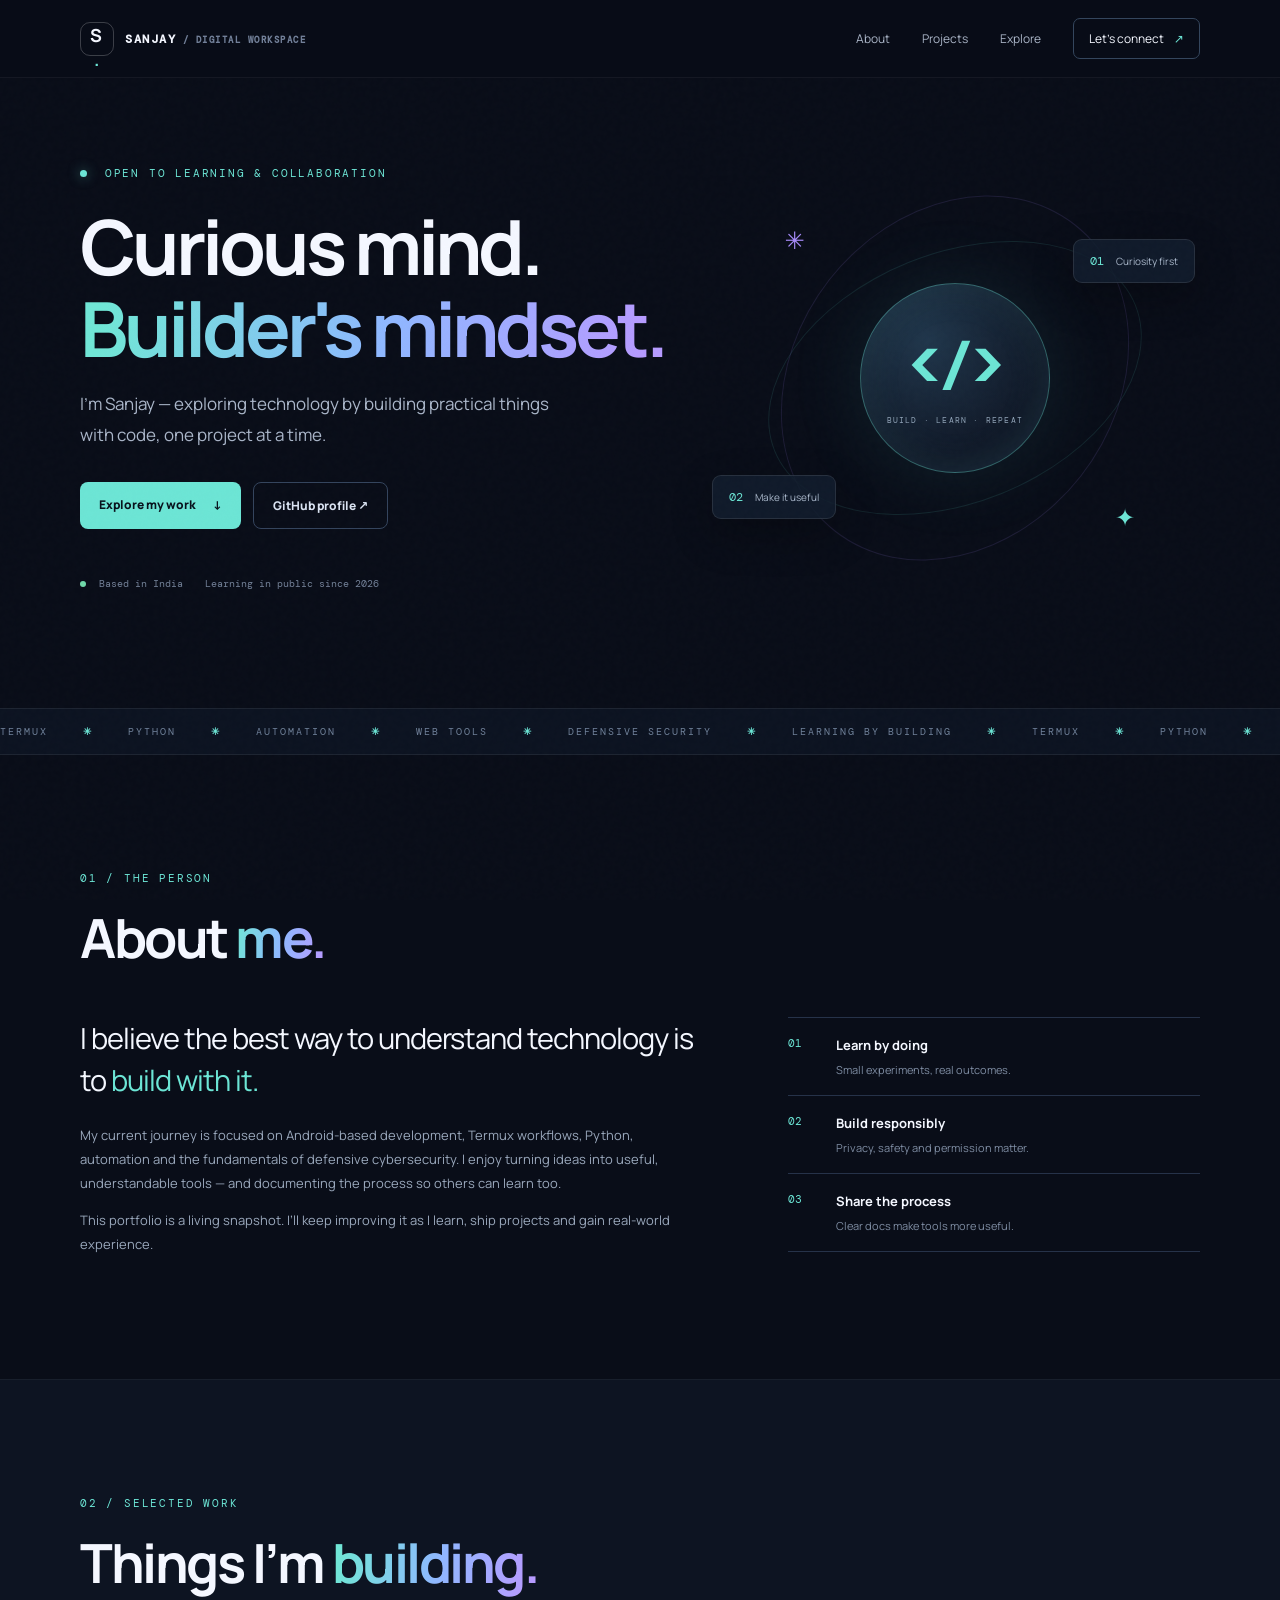
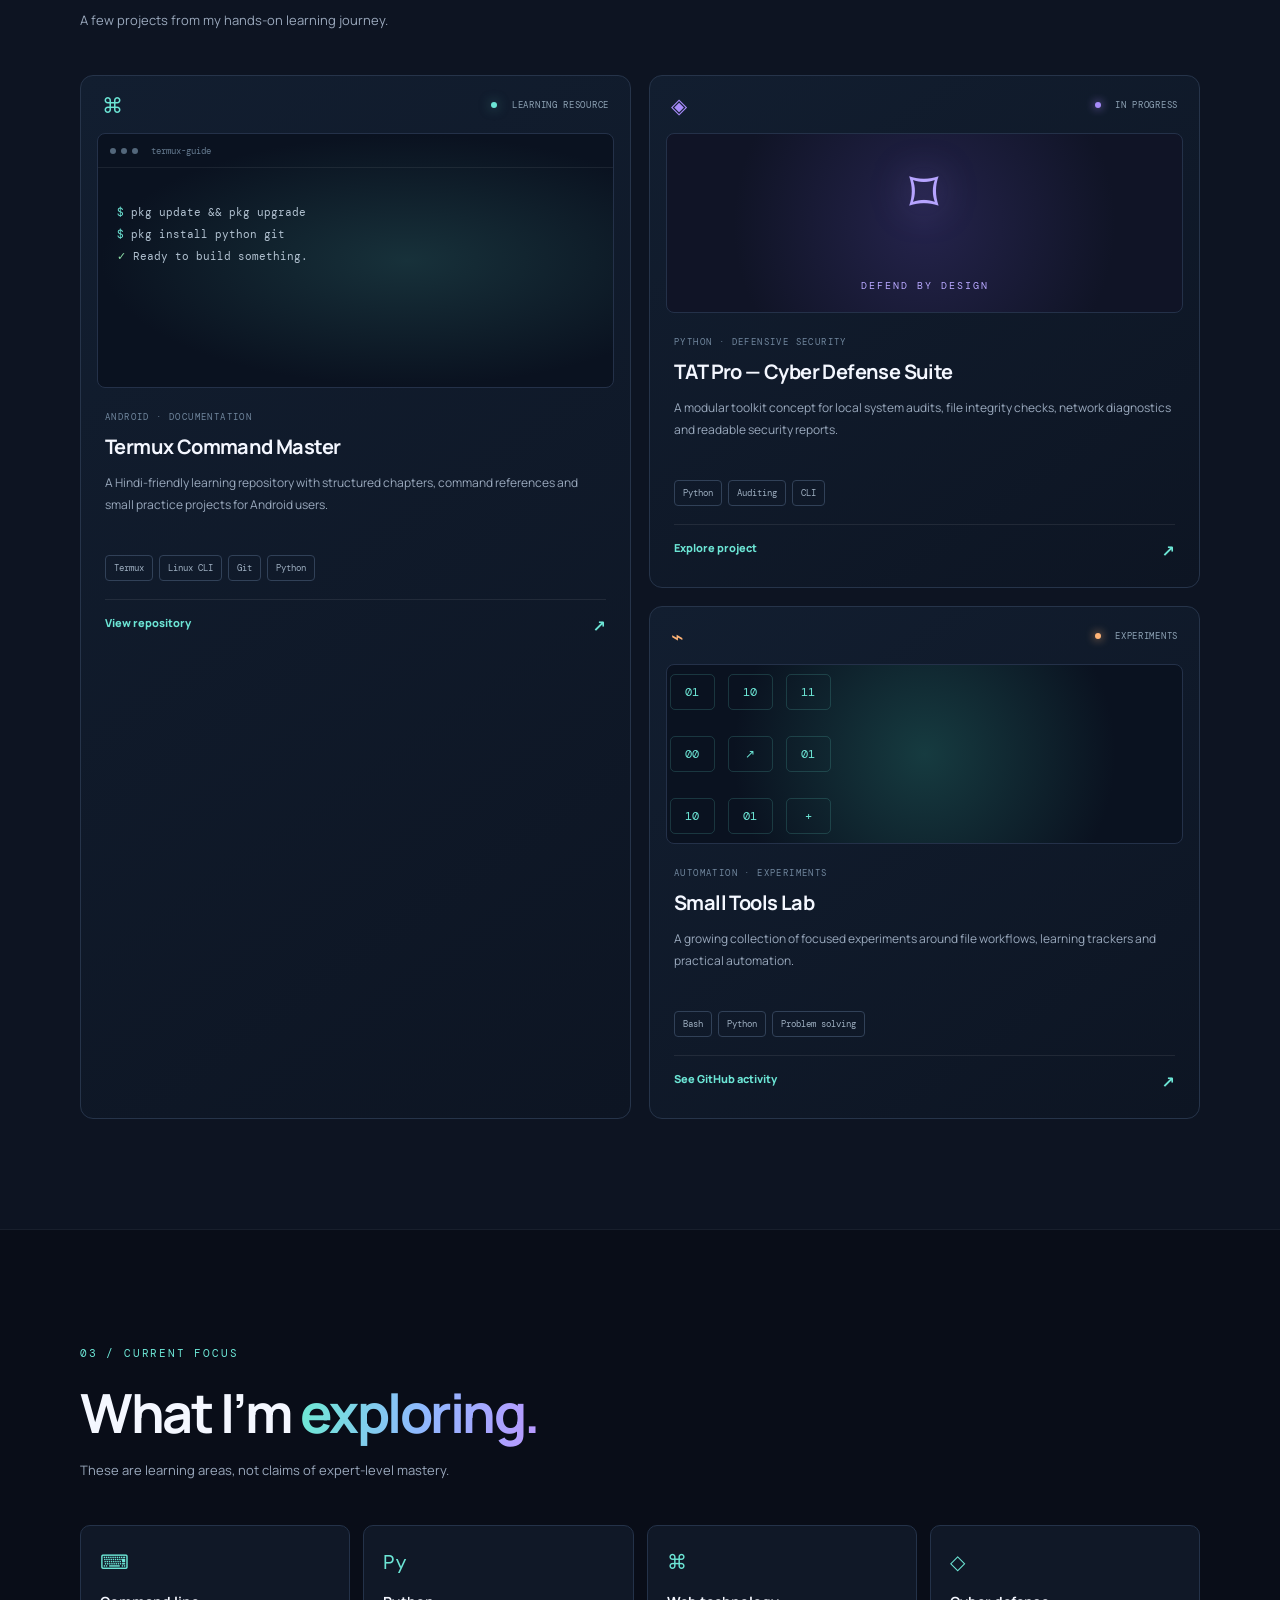
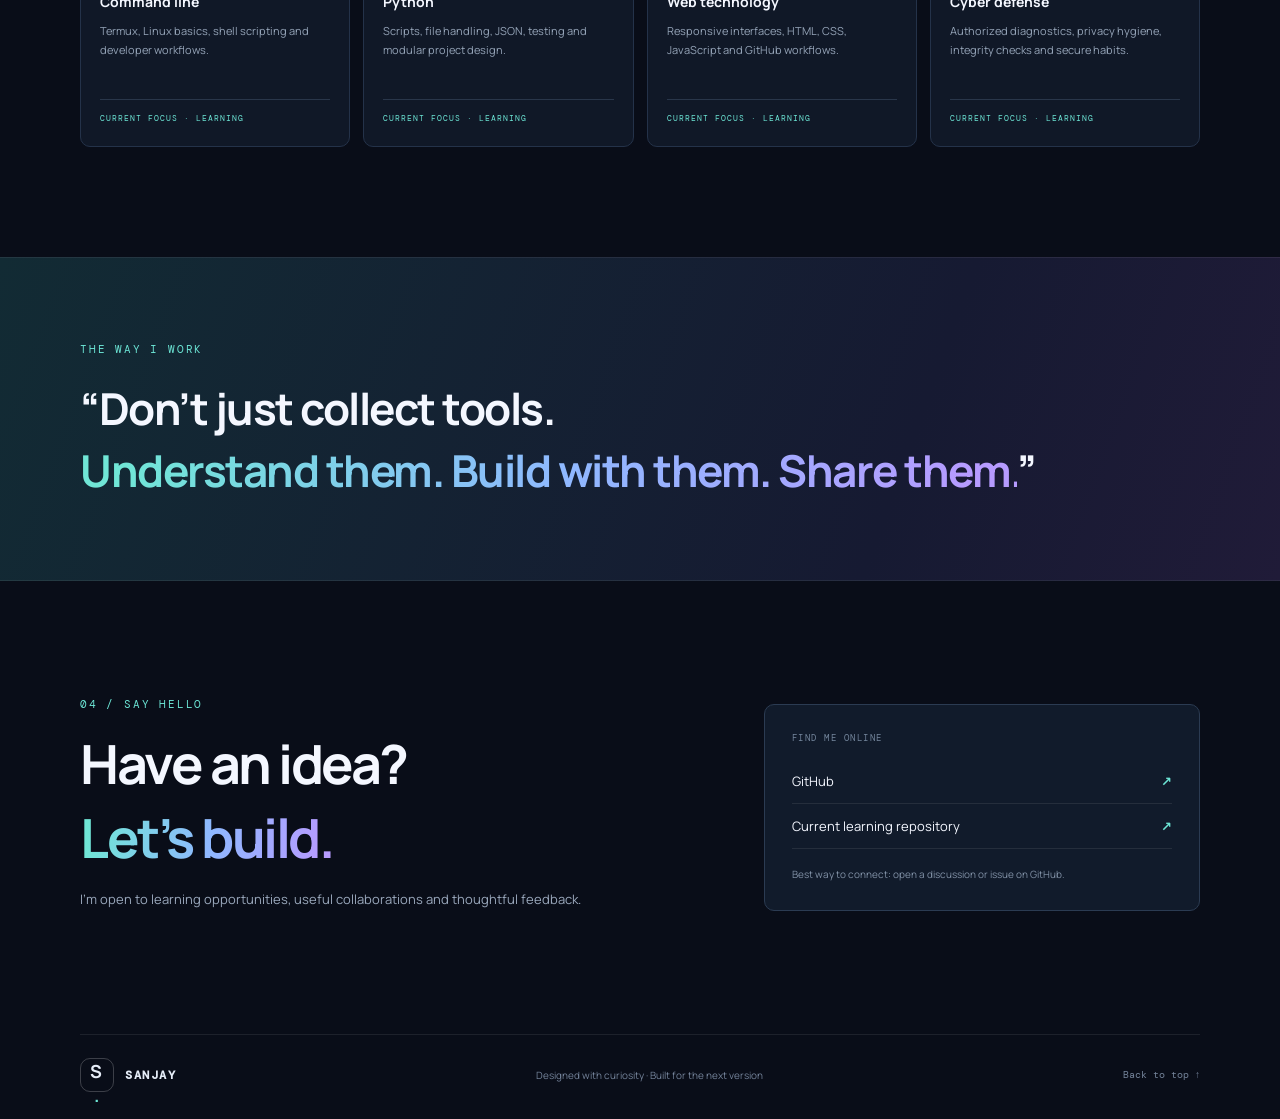
<file: portfolio/index.html>
<!doctype html>
<html lang="en">
<head>
  <meta charset="utf-8"><meta name="viewport" content="width=device-width,initial-scale=1">
  <meta name="theme-color" content="#090d18">
  <meta name="description" content="Sanjay — independent builder exploring Termux, Python, automation and defensive cybersecurity.">
  <meta property="og:title" content="Sanjay — Builder & Learner"><meta property="og:description" content="Building practical tools. Learning in public."><meta property="og:type" content="website">
  <title>Sanjay — Builder & Learner</title><link rel="icon" href="assets/favicon.svg" type="image/svg+xml"><link rel="preconnect" href="https://fonts.googleapis.com"><link rel="preconnect" href="https://fonts.gstatic.com" crossorigin><link href="https://fonts.googleapis.com/css2?family=DM+Mono:wght@400;500&family=Manrope:wght@400;500;600;700;800&display=swap" rel="stylesheet"><link rel="stylesheet" href="styles.css">
</head>
<body>
  <div class="noise"></div><header class="topbar"><a class="brand" href="#home"><span class="brand-mark">S<span>.</span></span><span>SANJAY<span class="brand-sub"> / DIGITAL WORKSPACE</span></span></a><nav id="nav"><a href="#about">About</a><a href="#work">Projects</a><a href="#stack">Explore</a><a href="#contact" class="nav-cta">Let's connect <span>↗</span></a></nav><button class="menu" id="menu" aria-label="Toggle navigation">☰</button></header>
  <main id="home">
    <section class="hero wrap"><div class="hero-copy"><div class="eyebrow"><span class="pulse"></span> OPEN TO LEARNING & COLLABORATION</div><h1>Curious mind.<br><span class="gradient">Builder's mindset.</span></h1><p class="lead">I’m Sanjay — exploring technology by building practical things with code, one project at a time.</p><div class="hero-actions"><a class="button primary" href="#work">Explore my work <span>↓</span></a><a class="button ghost" href="https://github.com/peoplebuy01-dotcom" target="_blank" rel="noreferrer">GitHub profile ↗</a></div><div class="hero-meta"><span><i></i> Based in India</span><span>Learning in public since 2026</span></div></div><div class="hero-art" aria-label="Decorative code illustration"><div class="orbit orbit-one"></div><div class="orbit orbit-two"></div><div class="core"><span class="core-symbol">&lt;/&gt;</span><small>BUILD · LEARN · REPEAT</small></div><div class="float-card card-top"><b>01</b><span>Curiosity first</span></div><div class="float-card card-bottom"><b>02</b><span>Make it useful</span></div><div class="spark spark-a">✳</div><div class="spark spark-b">✦</div></div></section>
    <section class="ticker"><div>TERMUX <b>✳</b> PYTHON <b>✳</b> AUTOMATION <b>✳</b> WEB TOOLS <b>✳</b> DEFENSIVE SECURITY <b>✳</b> LEARNING BY BUILDING <b>✳</b> TERMUX <b>✳</b> PYTHON <b>✳</b></div></section>
    <section class="section wrap" id="about"><div class="section-head"><span class="eyebrow">01 / THE PERSON</span><h2>About <span class="gradient">me.</span></h2></div><div class="about-grid"><div class="about-main"><p class="statement">I believe the best way to understand technology is to <em>build with it.</em></p><p class="muted">My current journey is focused on Android-based development, Termux workflows, Python, automation and the fundamentals of defensive cybersecurity. I enjoy turning ideas into useful, understandable tools — and documenting the process so others can learn too.</p><p class="muted">This portfolio is a living snapshot. I’ll keep improving it as I learn, ship projects and gain real-world experience.</p></div><div class="principles"><div><span>01</span><b>Learn by doing</b><small>Small experiments, real outcomes.</small></div><div><span>02</span><b>Build responsibly</b><small>Privacy, safety and permission matter.</small></div><div><span>03</span><b>Share the process</b><small>Clear docs make tools more useful.</small></div></div></div></section>
    <section class="section work-section" id="work"><div class="wrap"><div class="section-head"><span class="eyebrow">02 / SELECTED WORK</span><h2>Things I’m <span class="gradient">building.</span></h2><p class="muted">A few projects from my hands-on learning journey.</p></div><div class="project-grid">
      <article class="project featured"><div class="project-top"><span class="project-icon">⌘</span><span class="status"><i></i> LEARNING RESOURCE</span></div><div class="project-visual terminal"><div class="terminal-bar"><i></i><i></i><i></i><span>termux-guide</span></div><pre><span>$</span> pkg update && pkg upgrade<br><span>$</span> pkg install python git<br><span class="ok">✓</span> Ready to build something.</pre></div><div class="project-body"><div class="project-kicker">ANDROID · DOCUMENTATION</div><h3>Termux Command Master</h3><p>A Hindi-friendly learning repository with structured chapters, command references and small practice projects for Android users.</p><div class="tags"><span>Termux</span><span>Linux CLI</span><span>Git</span><span>Python</span></div><a class="project-link" href="https://github.com/peoplebuy01-dotcom/termux-command-master" target="_blank" rel="noreferrer">View repository <b>↗</b></a></div></article>
      <article class="project"><div class="project-top"><span class="project-icon violet">◈</span><span class="status progress"><i></i> IN PROGRESS</span></div><div class="project-visual shield"><div class="shield-shape">⌑</div><span>DEFEND BY DESIGN</span></div><div class="project-body"><div class="project-kicker">PYTHON · DEFENSIVE SECURITY</div><h3>TAT Pro — Cyber Defense Suite</h3><p>A modular toolkit concept for local system audits, file integrity checks, network diagnostics and readable security reports.</p><div class="tags"><span>Python</span><span>Auditing</span><span>CLI</span></div><a class="project-link" href="https://github.com/peoplebuy01-dotcom/termux-command-master/tree/main/advanced-cyber-defense-suite" target="_blank" rel="noreferrer">Explore project <b>↗</b></a></div></article>
      <article class="project"><div class="project-top"><span class="project-icon orange">⌁</span><span class="status idea"><i></i> EXPERIMENTS</span></div><div class="project-visual grid-art"><span>01</span><span>10</span><span>11</span><span>00</span><span>↗</span><span>01</span><span>10</span><span>01</span><span>+</span></div><div class="project-body"><div class="project-kicker">AUTOMATION · EXPERIMENTS</div><h3>Small Tools Lab</h3><p>A growing collection of focused experiments around file workflows, learning trackers and practical automation.</p><div class="tags"><span>Bash</span><span>Python</span><span>Problem solving</span></div><a class="project-link" href="https://github.com/peoplebuy01-dotcom" target="_blank" rel="noreferrer">See GitHub activity <b>↗</b></a></div></article>
    </div></div></section>
    <section class="section wrap" id="stack"><div class="section-head"><span class="eyebrow">03 / CURRENT FOCUS</span><h2>What I’m <span class="gradient">exploring.</span></h2><p class="muted">These are learning areas, not claims of expert-level mastery.</p></div><div class="focus-grid"><div class="focus-card"><span>⌨</span><h3>Command line</h3><p>Termux, Linux basics, shell scripting and developer workflows.</p><div class="focus-note">CURRENT FOCUS · LEARNING</div></div><div class="focus-card"><span>Py</span><h3>Python</h3><p>Scripts, file handling, JSON, testing and modular project design.</p><div class="focus-note">CURRENT FOCUS · LEARNING</div></div><div class="focus-card"><span>⌘</span><h3>Web technology</h3><p>Responsive interfaces, HTML, CSS, JavaScript and GitHub workflows.</p><div class="focus-note">CURRENT FOCUS · LEARNING</div></div><div class="focus-card"><span>◇</span><h3>Cyber defense</h3><p>Authorized diagnostics, privacy hygiene, integrity checks and secure habits.</p><div class="focus-note">CURRENT FOCUS · LEARNING</div></div></div></section>
    <section class="quote-band"><div class="wrap"><span class="eyebrow">THE WAY I WORK</span><p>“Don’t just collect tools.<br><span class="gradient">Understand them. Build with them. Share them.</span>”</p></div></section>
    <section class="section wrap contact" id="contact"><div><span class="eyebrow">04 / SAY HELLO</span><h2>Have an idea?<br><span class="gradient">Let’s build.</span></h2><p class="muted">I’m open to learning opportunities, useful collaborations and thoughtful feedback.</p></div><div class="contact-card"><span class="contact-label">FIND ME ONLINE</span><a href="https://github.com/peoplebuy01-dotcom" target="_blank" rel="noreferrer">GitHub <b>↗</b></a><a href="https://github.com/peoplebuy01-dotcom/termux-command-master" target="_blank" rel="noreferrer">Current learning repository <b>↗</b></a><small>Best way to connect: open a discussion or issue on GitHub.</small></div></section>
  </main><footer class="footer wrap"><a class="brand" href="#home"><span class="brand-mark">S<span>.</span></span><span>SANJAY</span></a><span>Designed with curiosity · Built for the next version</span><a href="#home">Back to top ↑</a></footer><script src="script.js"></script>
</body></html>
</file>
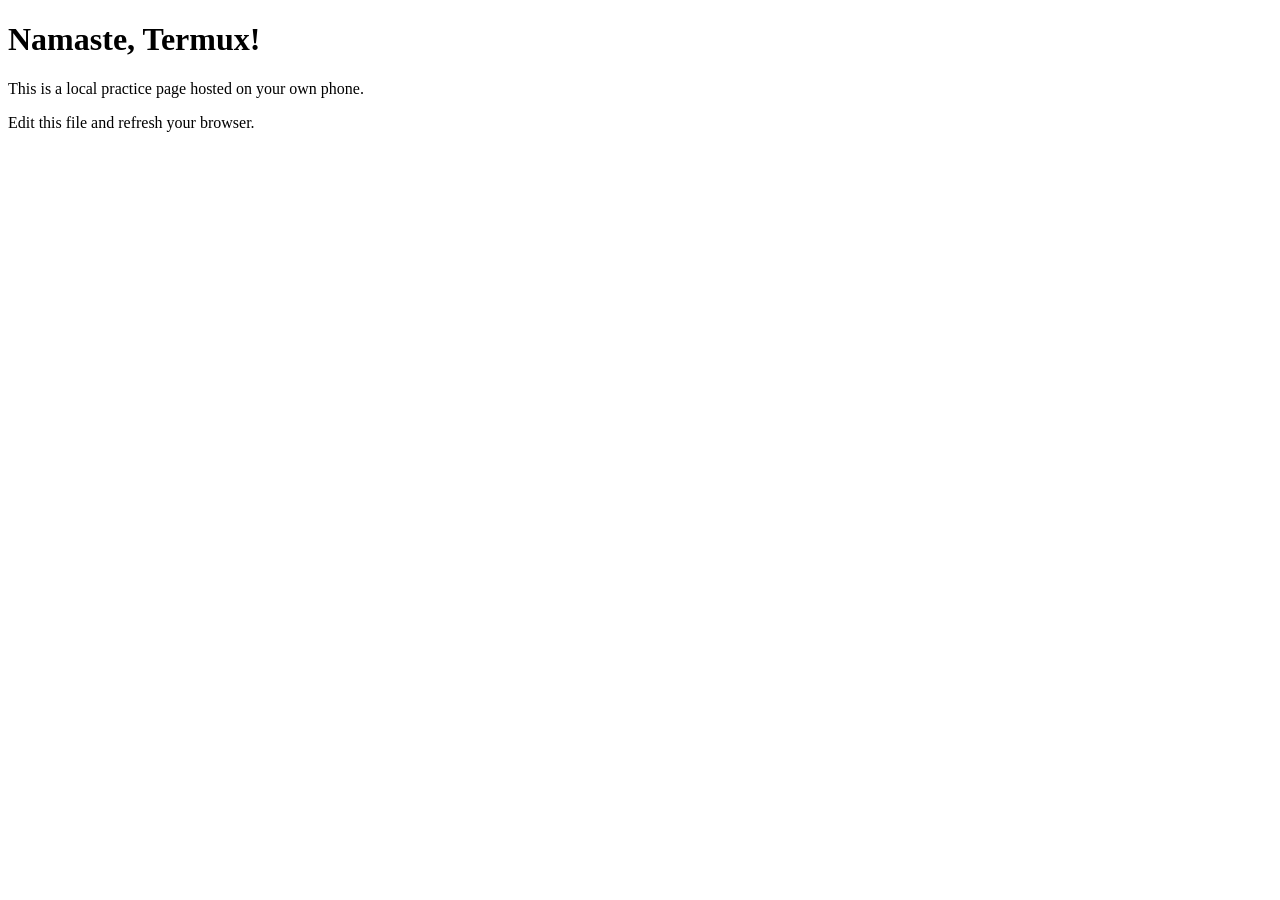
<file: projects/08-local-html-preview/index.html>
<!doctype html>
<html lang="en">
<head>
  <meta charset="utf-8">
  <meta name="viewport" content="width=device-width, initial-scale=1">
  <title>My Termux Learning Page</title>
</head>
<body>
  <h1>Namaste, Termux!</h1>
  <p>This is a local practice page hosted on your own phone.</p>
  <p>Edit this file and refresh your browser.</p>
</body>
</html>
</file>
<file: portfolio/styles.css>
:root{--bg:#090d18;--panel:#101827;--panel2:#121d30;--text:#f4f7ff;--muted:#9aa8bc;--line:#263249;--cyan:#6ce5d5;--violet:#a78bfa;--orange:#ffb477}*{box-sizing:border-box}html{scroll-behavior:smooth;scroll-padding-top:90px}body{margin:0;background:var(--bg);color:var(--text);font-family:Manrope,system-ui,sans-serif;overflow-x:hidden}a{color:inherit;text-decoration:none}.noise{position:fixed;inset:0;pointer-events:none;opacity:.035;z-index:5;background-image:url("data:image/svg+xml,%3Csvg viewBox='0 0 180 180' xmlns='http://www.w3.org/2000/svg'%3E%3Cfilter id='n'%3E%3CfeTurbulence type='fractalNoise' baseFrequency='.9' numOctaves='3' stitchTiles='stitch'/%3E%3C/filter%3E%3Crect width='100%25' height='100%25' filter='url(%23n)' opacity='.5'/%3E%3C/svg%3E")}.wrap{width:min(1120px,calc(100% - 48px));margin:auto}.topbar{height:78px;padding:0 max(24px,calc((100% - 1120px)/2));display:flex;align-items:center;justify-content:space-between;border-bottom:1px solid #ffffff0d;background:#090d18eF;position:sticky;top:0;z-index:10;backdrop-filter:blur(16px)}.brand{display:flex;align-items:center;gap:11px;font:700 12px 'DM Mono',monospace;letter-spacing:1.5px}.brand-mark{width:34px;height:34px;border:1px solid #ffffff35;border-radius:10px;display:grid;place-items:center;font:700 18px Manrope}.brand-mark span{color:var(--cyan)}.brand-sub{color:#728099;font-size:9px}.topbar nav{display:flex;align-items:center;gap:32px;color:#aab5c7;font-size:12px}.topbar nav a:hover,.footer a:hover{color:var(--cyan)}.nav-cta{border:1px solid #34465d;padding:11px 15px;border-radius:7px;color:var(--text)}.nav-cta span{color:var(--cyan);margin-left:8px}.menu{display:none;background:none;color:white;border:0;font-size:22px}.hero{min-height:630px;display:grid;grid-template-columns:1.1fr .9fr;align-items:center;gap:30px;padding-top:50px;padding-bottom:80px}.eyebrow{font:11px 'DM Mono',monospace;letter-spacing:1.8px;color:var(--cyan)}.pulse,.status i{display:inline-block;width:7px;height:7px;border-radius:50%;background:var(--cyan);box-shadow:0 0 12px #6ce5d580;margin-right:9px}.hero h1{font-size:clamp(48px,6vw,76px);line-height:1.08;letter-spacing:-4px;margin:25px 0 20px}.gradient{background:linear-gradient(100deg,#70e6d6 5%,#8fb8ff 52%,#b69bff 95%);-webkit-background-clip:text;background-clip:text;color:transparent}.lead{max-width:490px;font-size:17px;line-height:1.8;color:#aab6c9}.hero-actions{display:flex;gap:12px;margin-top:32px;flex-wrap:wrap}.button{padding:14px 19px;border-radius:8px;font-size:12px;font-weight:800;transition:.2s}.button:hover{transform:translateY(-3px)}.primary{background:var(--cyan);color:#08121c}.primary span{margin-left:15px}.ghost{border:1px solid #34445d;color:#dbe4f3}.hero-meta{display:flex;gap:22px;margin-top:48px;color:#738198;font:10px 'DM Mono',monospace}.hero-meta i{display:inline-block;width:6px;height:6px;background:#70d9aa;border-radius:50%;margin-right:7px}.hero-art{height:430px;position:relative;display:grid;place-items:center}.orbit{position:absolute;border:1px solid #6ce5d51b;border-radius:50%;transform:rotate(-22deg)}.orbit-one{width:390px;height:250px}.orbit-two{width:320px;height:390px;transform:rotate(38deg);border-color:#a78bfa20}.core{width:190px;height:190px;border-radius:50%;background:radial-gradient(circle at 35% 30%,#20364b,#101827 65%);border:1px solid #6ce5d55c;box-shadow:0 0 80px #5ddbc51a,inset 0 0 40px #6ce5d51a;display:flex;flex-direction:column;align-items:center;justify-content:center;gap:13px;z-index:1}.core-symbol{font:700 54px 'DM Mono';color:var(--cyan)}.core small{font:8px 'DM Mono';letter-spacing:1.2px;color:#91a4b8}.float-card{position:absolute;background:#121d2ddd;border:1px solid #ffffff18;border-radius:9px;padding:13px 16px;display:flex;gap:12px;align-items:center;font-size:10px;color:#aab8cb;box-shadow:0 15px 40px #0004}.float-card b{font:12px 'DM Mono';color:var(--cyan)}.card-top{top:76px;right:5px}.card-bottom{bottom:74px;left:2px}.spark{position:absolute;color:var(--violet);font-size:24px}.spark-a{top:60px;left:75px}.spark-b{bottom:60px;right:65px;color:var(--cyan)}.ticker{overflow:hidden;border-block:1px solid #ffffff12;background:#0c1321;padding:16px 0;white-space:nowrap;color:#6f8099;font:10px 'DM Mono';letter-spacing:2px}.ticker div{width:max-content;animation:marquee 32s linear infinite}.ticker b{color:var(--cyan);margin:0 27px}@keyframes marquee{to{transform:translateX(-50%)}}.section{padding-top:110px;padding-bottom:110px}.section-head{margin-bottom:43px}.section-head h2,.contact h2{font-size:clamp(36px,4.5vw,54px);letter-spacing:-2.5px;margin:13px 0}.muted{color:var(--muted);line-height:1.85;font-size:13px}.section-head>.muted{margin-top:-4px}.about-grid{display:grid;grid-template-columns:1.2fr .8fr;gap:90px}.statement{font-size:29px;line-height:1.45;letter-spacing:-1px;margin:0 0 22px}.statement em{font-style:normal;color:var(--cyan)}.about-main .muted{max-width:600px}.principles{border-top:1px solid var(--line)}.principles div{display:grid;grid-template-columns:40px 1fr;gap:8px;padding:18px 0;border-bottom:1px solid var(--line)}.principles span{grid-row:span 2;color:var(--cyan);font:11px 'DM Mono'}.principles b{font-size:13px}.principles small{color:#7f8da3;font-size:11px}.work-section{background:#0d1422;border-block:1px solid #ffffff0c}.project-grid{display:grid;grid-template-columns:repeat(2,1fr);gap:18px}.project{background:linear-gradient(145deg,#121e30,#0d1523);border:1px solid #26344a;border-radius:13px;overflow:hidden;transition:.25s}.project:hover{transform:translateY(-5px);border-color:#5bcdbb66}.project.featured{grid-row:span 2}.project-top{height:57px;padding:0 21px;display:flex;justify-content:space-between;align-items:center}.project-icon{font-size:21px;color:var(--cyan)}.project-icon.violet{color:var(--violet)}.project-icon.orange{color:var(--orange)}.status{font:9px 'DM Mono';color:#8ea3b5;letter-spacing:.7px}.status i{width:6px;height:6px}.status.progress i{background:var(--violet);box-shadow:0 0 10px #a78bfa}.status.idea i{background:var(--orange);box-shadow:0 0 10px #ffb477}.project-visual{height:180px;margin:0 16px;border-radius:8px;overflow:hidden;display:grid;place-items:center;background:#0a1220;border:1px solid #243149}.featured .project-visual{height:255px}.terminal{display:block;padding:0;background:radial-gradient(ellipse at 60% 50%,#17313a,#0a1220 70%)}.terminal-bar{height:34px;border-bottom:1px solid #ffffff12;display:flex;align-items:center;gap:5px;padding:0 12px}.terminal-bar i{width:6px;height:6px;background:#53677b;border-radius:50%}.terminal-bar span{margin-left:8px;color:#667b90;font:9px 'DM Mono'}.terminal pre{padding:22px 19px;color:#b2c2d1;font:11px/2 'DM Mono';white-space:pre-wrap}.terminal pre span{color:var(--cyan)}.terminal pre .ok{color:#8ee0a8}.shield{background:radial-gradient(circle,#24234b,#101426 70%);color:#b8a8ff;font:10px 'DM Mono';letter-spacing:2px;gap:8px}.shield-shape{font-size:58px;color:#b6a4ff;text-shadow:0 0 35px #a78bfa88}.grid-art{grid-template-columns:repeat(3,50px);gap:8px;color:#6ce5d5;font:12px 'DM Mono';background:radial-gradient(circle,#163b40,#0a1220 70%)}.grid-art span{border:1px solid #6ce5d52c;width:45px;height:36px;display:grid;place-items:center;border-radius:5px}.project-body{padding:23px 24px 25px}.project-kicker{color:#71879e;font:9px 'DM Mono';letter-spacing:1.4px}.project h3{font-size:20px;letter-spacing:-.6px;margin:10px 0}.project p{font-size:12px;color:#9aa9bd;line-height:1.8;min-height:65px}.tags{display:flex;gap:6px;flex-wrap:wrap;margin:18px 0}.tags span{font:9px 'DM Mono';color:#9eafc1;border:1px solid #314158;padding:6px 8px;border-radius:4px}.project-link{display:flex;justify-content:space-between;border-top:1px solid #ffffff14;padding-top:15px;color:var(--cyan);font-size:11px;font-weight:800}.project-link b{font-size:16px}.focus-grid{display:grid;grid-template-columns:repeat(4,1fr);gap:13px}.focus-card{padding:23px 19px;background:var(--panel);border:1px solid #243249;border-radius:10px}.focus-card>span{font:20px 'DM Mono';color:var(--cyan)}.focus-card h3{font-size:14px;margin:17px 0 8px}.focus-card p{font-size:11px;line-height:1.7;color:#95a4b8;min-height:57px}.focus-note{border-top:1px solid #29364a;padding-top:13px;margin-top:20px;font:8px "DM Mono",monospace;letter-spacing:1px;color:var(--cyan)}.quote-band{padding:78px 0;background:linear-gradient(110deg,#122b34,#161a32 70%,#201b38);border-block:1px solid #ffffff12}.quote-band p{font-size:clamp(27px,4vw,44px);line-height:1.4;letter-spacing:-1.5px;margin:20px 0 0;font-weight:700}.contact{display:grid;grid-template-columns:1fr .7fr;align-items:center;gap:60px}.contact-card{padding:27px;background:#111b2b;border:1px solid #2b3b52;border-radius:10px;display:flex;flex-direction:column}.contact-label{font:9px 'DM Mono';letter-spacing:1.5px;color:#74869c;margin-bottom:15px}.contact-card a{padding:13px 0;border-bottom:1px solid #ffffff15;font-size:13px}.contact-card a b{float:right;color:var(--cyan)}.contact-card small{color:#8191a6;line-height:1.7;margin-top:17px;font-size:10px}.footer{border-top:1px solid #ffffff15;padding-top:23px;padding-bottom:27px;display:flex;align-items:center;justify-content:space-between;color:#74839a;font-size:10px}.footer .brand{color:#e6edf8}.footer>a:last-child{font:10px 'DM Mono'}@media(max-width:800px){.hero{grid-template-columns:1fr;min-height:auto;padding-top:85px}.hero-art{height:350px}.about-grid{gap:35px}.focus-grid{grid-template-columns:repeat(2,1fr)}.topbar nav{gap:15px}.project-grid{grid-template-columns:1fr}.project.featured{grid-row:auto}.featured .project-visual{height:210px}}@media(max-width:560px){.wrap{width:calc(100% - 34px)}.topbar{padding:0 17px;height:68px}.brand-sub{display:none}.menu{display:block}.topbar nav{display:none;position:absolute;top:68px;left:0;right:0;padding:20px;background:#0c1422;flex-direction:column;align-items:stretch;border-bottom:1px solid var(--line)}.topbar nav.open{display:flex}.nav-cta{text-align:center}.hero{padding-top:65px;padding-bottom:55px}.hero h1{font-size:49px;letter-spacing:-2.8px}.lead{font-size:14px}.hero-art{height:300px}.orbit-one{width:290px;height:190px}.orbit-two{width:245px;height:300px}.core{width:145px;height:145px}.core-symbol{font-size:42px}.card-top{right:0;top:35px}.card-bottom{left:0;bottom:35px}.section{padding-top:75px;padding-bottom:75px}.about-grid,.contact{grid-template-columns:1fr;gap:25px}.statement{font-size:25px}.focus-grid{gap:9px}.focus-card{padding:17px 13px}.focus-card p{min-height:80px}.quote-band{padding:58px 0}.footer{gap:14px;flex-wrap:wrap}.footer>span{order:3;width:100%}}@media(prefers-reduced-motion:reduce){*,*::before,*::after{scroll-behavior:auto!important;animation:none!important;transition:none!important}}
</file>
